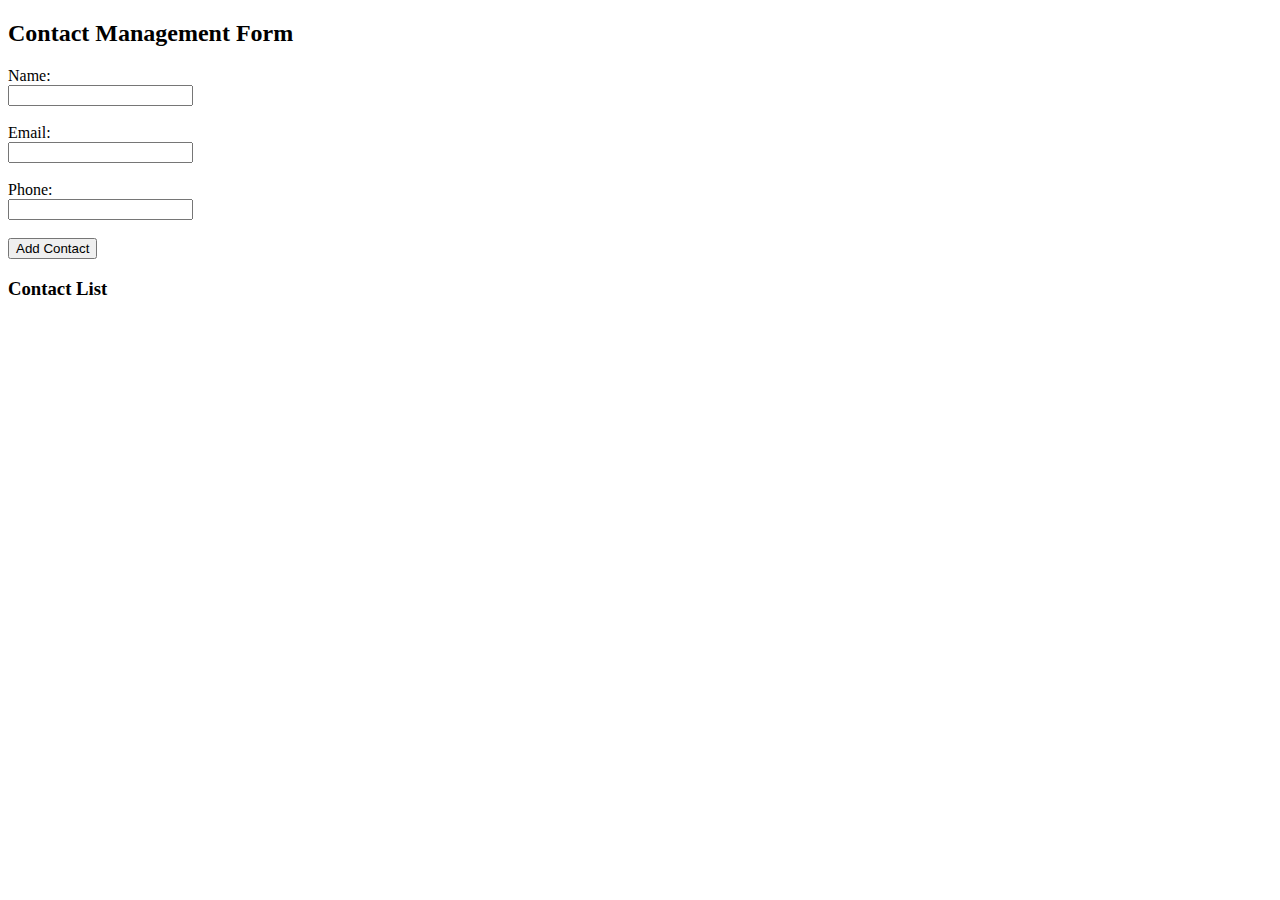
<file: fsdexp2.html>
<!DOCTYPE html>
<html lang="en">
<head>
    <meta charset="UTF-8">
    <title>Contact Manager</title>
</head>
<body>

    <h2>Contact Management Form</h2>

    <form id="contactForm">
        <label>Name:</label><br>
        <input type="text" id="name"><br><br>

        <label>Email:</label><br>
        <input type="email" id="email"><br><br>

        <label>Phone:</label><br>
        <input type="number" id="phone"><br><br>

        <button type="button" onclick="addOrUpdateContact()">Add Contact</button>
    </form>

    <h3>Contact List</h3>
    <ul id="contactList"></ul>

    <script>
        let contacts = JSON.parse(localStorage.getItem("contacts")) || [];
        let editIndex = -1;

        displayContacts();

        function addOrUpdateContact() {
            let name = document.getElementById("name").value;
            let email = document.getElementById("email").value;
            let phone = document.getElementById("phone").value;

            if (name === "" || email === "" || phone === "") {
                alert("Please fill all fields");
                return;
            }

            let contact = { name, email, phone };

            if (editIndex === -1) {
                contacts.push(contact);
            } else {
                contacts[editIndex] = contact;
                editIndex = -1;
            }

            localStorage.setItem("contacts", JSON.stringify(contacts));
            document.getElementById("contactForm").reset();
            displayContacts();
        }

        function displayContacts() {
            let list = document.getElementById("contactList");
            list.innerHTML = "";

            contacts.forEach((contact, index) => {
                let li = document.createElement("li");
                li.innerHTML = `
                    Name: ${contact.name},
                    Email: ${contact.email},
                    Phone: ${contact.phone}
                    <button onclick="editContact(${index})">Edit</button>
                    <button onclick="deleteContact(${index})">Delete</button>
                `;
                list.appendChild(li);
            });
        }

        function editContact(index) {
            document.getElementById("name").value = contacts[index].name;
            document.getElementById("email").value = contacts[index].email;
            document.getElementById("phone").value = contacts[index].phone;
            editIndex = index;
        }

        function deleteContact(index) {
            contacts.splice(index, 1);
            localStorage.setItem("contacts", JSON.stringify(contacts));
            displayContacts();
        }
    </script>

</body>
</html>
</file>
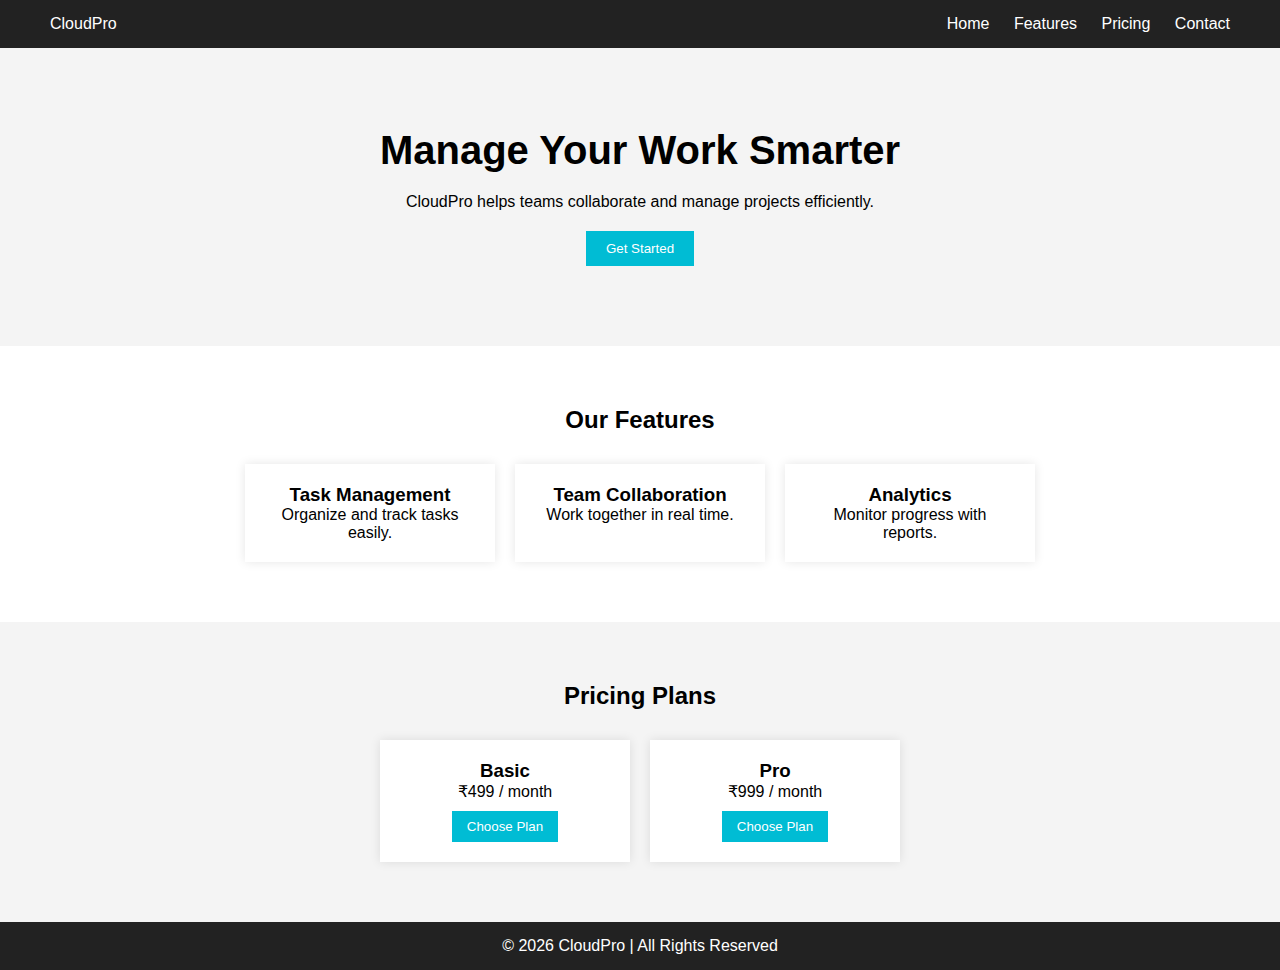
<file: index3.html>
<!DOCTYPE html>
<html lang="en">
<head>
    <meta charset="UTF-8">
    <title>SaaS Landing Page</title>
    <link rel="stylesheet" href="style.css">
</head>
<body>

    <!-- Header -->
    <header>
        <div class="logo">CloudPro</div>
        <nav>
            <a href="#">Home</a>
            <a href="#">Features</a>
            <a href="#">Pricing</a>
            <a href="#">Contact</a>
        </nav>
    </header>

    <!-- Hero Section -->
    <section class="hero">
        <h1>Manage Your Work Smarter</h1>
        <p>CloudPro helps teams collaborate and manage projects efficiently.</p>
        <button>Get Started</button>
    </section>

    <!-- Features Section -->
    <section class="features">
        <h2>Our Features</h2>
        <div class="feature-box">
            <div class="card">
                <h3>Task Management</h3>
                <p>Organize and track tasks easily.</p>
            </div>
            <div class="card">
                <h3>Team Collaboration</h3>
                <p>Work together in real time.</p>
            </div>
            <div class="card">
                <h3>Analytics</h3>
                <p>Monitor progress with reports.</p>
            </div>
        </div>
    </section>

    <!-- Pricing Section -->
    <section class="pricing">
        <h2>Pricing Plans</h2>
        <div class="pricing-box">
            <div class="card">
                <h3>Basic</h3>
                <p>₹499 / month</p>
                <button>Choose Plan</button>
            </div>
            <div class="card">
                <h3>Pro</h3>
                <p>₹999 / month</p>
                <button>Choose Plan</button>
            </div>
        </div>
    </section>

    <!-- Footer -->
    <footer>
        <p>© 2026 CloudPro | All Rights Reserved</p>
    </footer>

</body>
</html>
</file>
<file: style.css>
* {
    margin: 0;
    padding: 0;
    box-sizing: border-box;
    font-family: Arial, sans-serif;
}

/* Header */
header {
    background: #222;
    color: white;
    display: flex;
    justify-content: space-between;
    padding: 15px 50px;
    align-items: center;
}

nav a {
    color: white;
    text-decoration: none;
    margin-left: 20px;
}

nav a:hover {
    color: #00bcd4;
}

/* Hero Section */
.hero {
    background: #f4f4f4;
    text-align: center;
    padding: 80px 20px;
}

.hero h1 {
    font-size: 40px;
}

.hero p {
    margin: 20px 0;
}

.hero button {
    padding: 10px 20px;
    background: #00bcd4;
    border: none;
    color: white;
    cursor: pointer;
}

.hero button:hover {
    background: #0097a7;
}

/* Features */
.features {
    padding: 60px 20px;
    text-align: center;
}

.feature-box {
    display: flex;
    justify-content: center;
    gap: 20px;
    margin-top: 30px;
}

.card {
    background: #ffffff;
    padding: 20px;
    width: 250px;
    box-shadow: 0 0 10px rgba(0,0,0,0.1);
}

/* Pricing */
.pricing {
    background: #f4f4f4;
    padding: 60px 20px;
    text-align: center;
}

.pricing-box {
    display: flex;
    justify-content: center;
    gap: 20px;
    margin-top: 30px;
}

.pricing button {
    margin-top: 10px;
    padding: 8px 15px;
    border: none;
    background: #00bcd4;
    color: white;
    cursor: pointer;
}

.pricing button:hover {
    background: #0097a7;
}

/* Footer */
footer {
    background: #222;
    color: white;
    text-align: center;
    padding: 15px;
}
</file>
